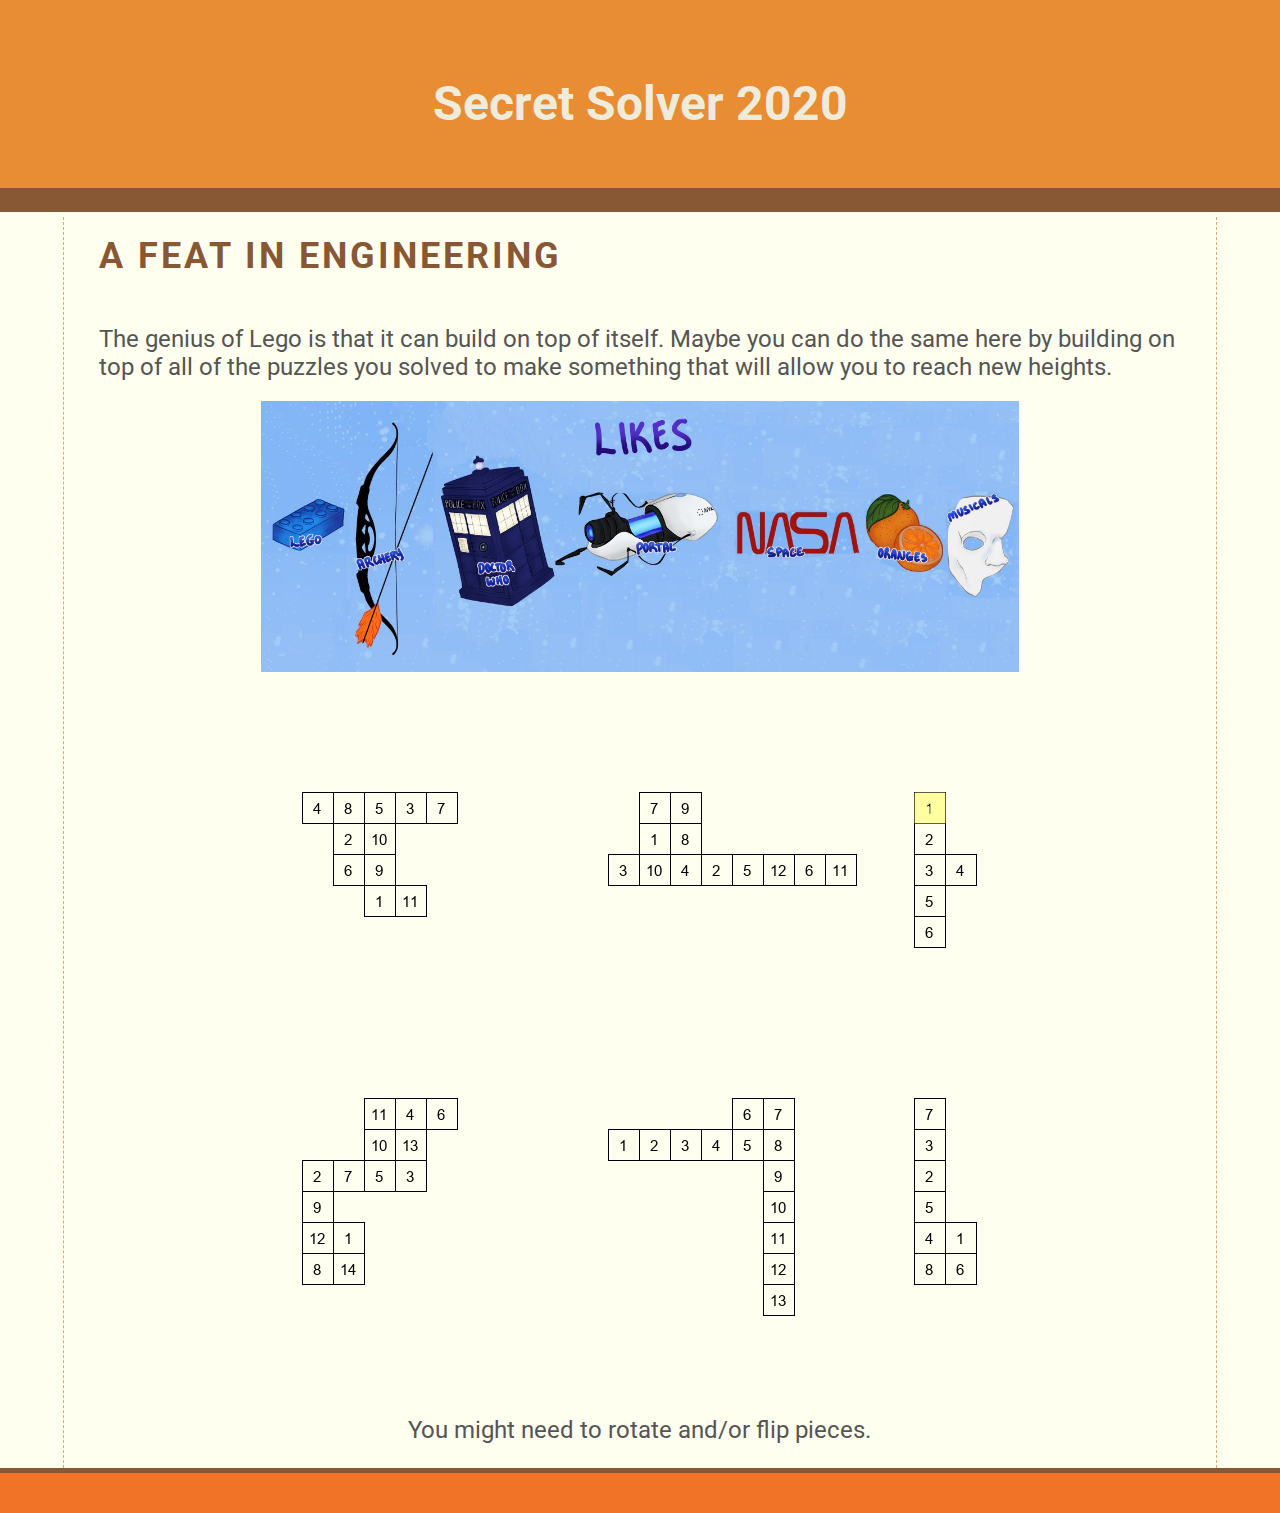
<file: index.html>
<!DOCTYPE html PUBLIC "-//W3C//DTD XHTML 1.0 Transitional//EN" "http://www.w3.org/TR/xhtml1/DTD/xhtml1-transitional.dtd">
<html xmlns="http://www.w3.org/1999/xhtml">
<head>
<link rel="preconnect" href="https://fonts.gstatic.com">
<link href="https://fonts.googleapis.com/css2?family=Roboto&display=swap" rel="stylesheet">
<title>Puzzles!</title>
<meta http-equiv="content-type" content="text/html; charset=iso-8859-1" />
<link href="style.css" rel="stylesheet" type="text/css" />
</head>
<body>
<div id="wrap">
<div id="header">
  <h1>Secret Solver 2020</h1>
</div>
<div id="topnav">
  <ul id="topnavlist">
  </ul>
</div>
<!--div id="gutter"></div-->


<div id="main">
<div id="col2">
  <h2>A Feat in Engineering</h2>

The genius of Lego is that it can build on top of itself. Maybe you can do the same here by building on top of all of the puzzles you solved to make something that will allow you to reach new heights.

<div class="center logodiv">
	<img class="logo" src="img/likes.png" usemap="#image-map">
</div>

<map name="image-map">
    <area target="" alt="" title="" href="arc.html" coords="310,461,156,30" shape="rect">
    <area target="" alt="" title="" href="doc.html" coords="321,97,516,362" shape="rect">
    <area target="" alt="" title="" href="cr.html" coords="546,159,810,310" shape="rect">
    <area target="" alt="" title="" href="quiz.html" coords="847,198,1064,277" shape="rect">
    <area target="" alt="" title="" href="blank.html" coords="1078,164,1211,303" shape="rect">
    <area target="" alt="" title="" href="wait.html" coords="1220,165,1339,346" shape="rect">
</map>

<div class="center logodiv">
	<img class="quizim" src="img/lg.png">
</div>

<div class="center">
You might need to rotate and/or flip pieces.
</div>

</div>
</div>
</div>
<div id="footer"> </div>
</body>

<script src="https://ajax.googleapis.com/ajax/libs/jquery/1.10.2/jquery.min.js"></script>
<script>;(function(a){a.fn.rwdImageMaps=function(){var c=this;var b=function(){c.each(function(){if(typeof(a(this).attr("usemap"))=="undefined"){return}var e=this,d=a(e);a("<img />").on('load',function(){var g="width",m="height",n=d.attr(g),j=d.attr(m);if(!n||!j){var o=new Image();o.src=d.attr("src");if(!n){n=o.width}if(!j){j=o.height}}var f=d.width()/100,k=d.height()/100,i=d.attr("usemap").replace("#",""),l="coords";a('map[name="'+i+'"]').find("area").each(function(){var r=a(this);if(!r.data(l)){r.data(l,r.attr(l))}var q=r.data(l).split(","),p=new Array(q.length);for(var h=0;h<p.length;++h){if(h%2===0){p[h]=parseInt(((q[h]/n)*100)*f)}else{p[h]=parseInt(((q[h]/j)*100)*k)}}r.attr(l,p.toString())})}).attr("src",d.attr("src"))})};a(window).resize(b).trigger("resize");return this}})(jQuery);</script>
<script>
$(document).ready(function(e) {
	$('img[usemap]').rwdImageMaps();
});

</script>

</html>
</file>
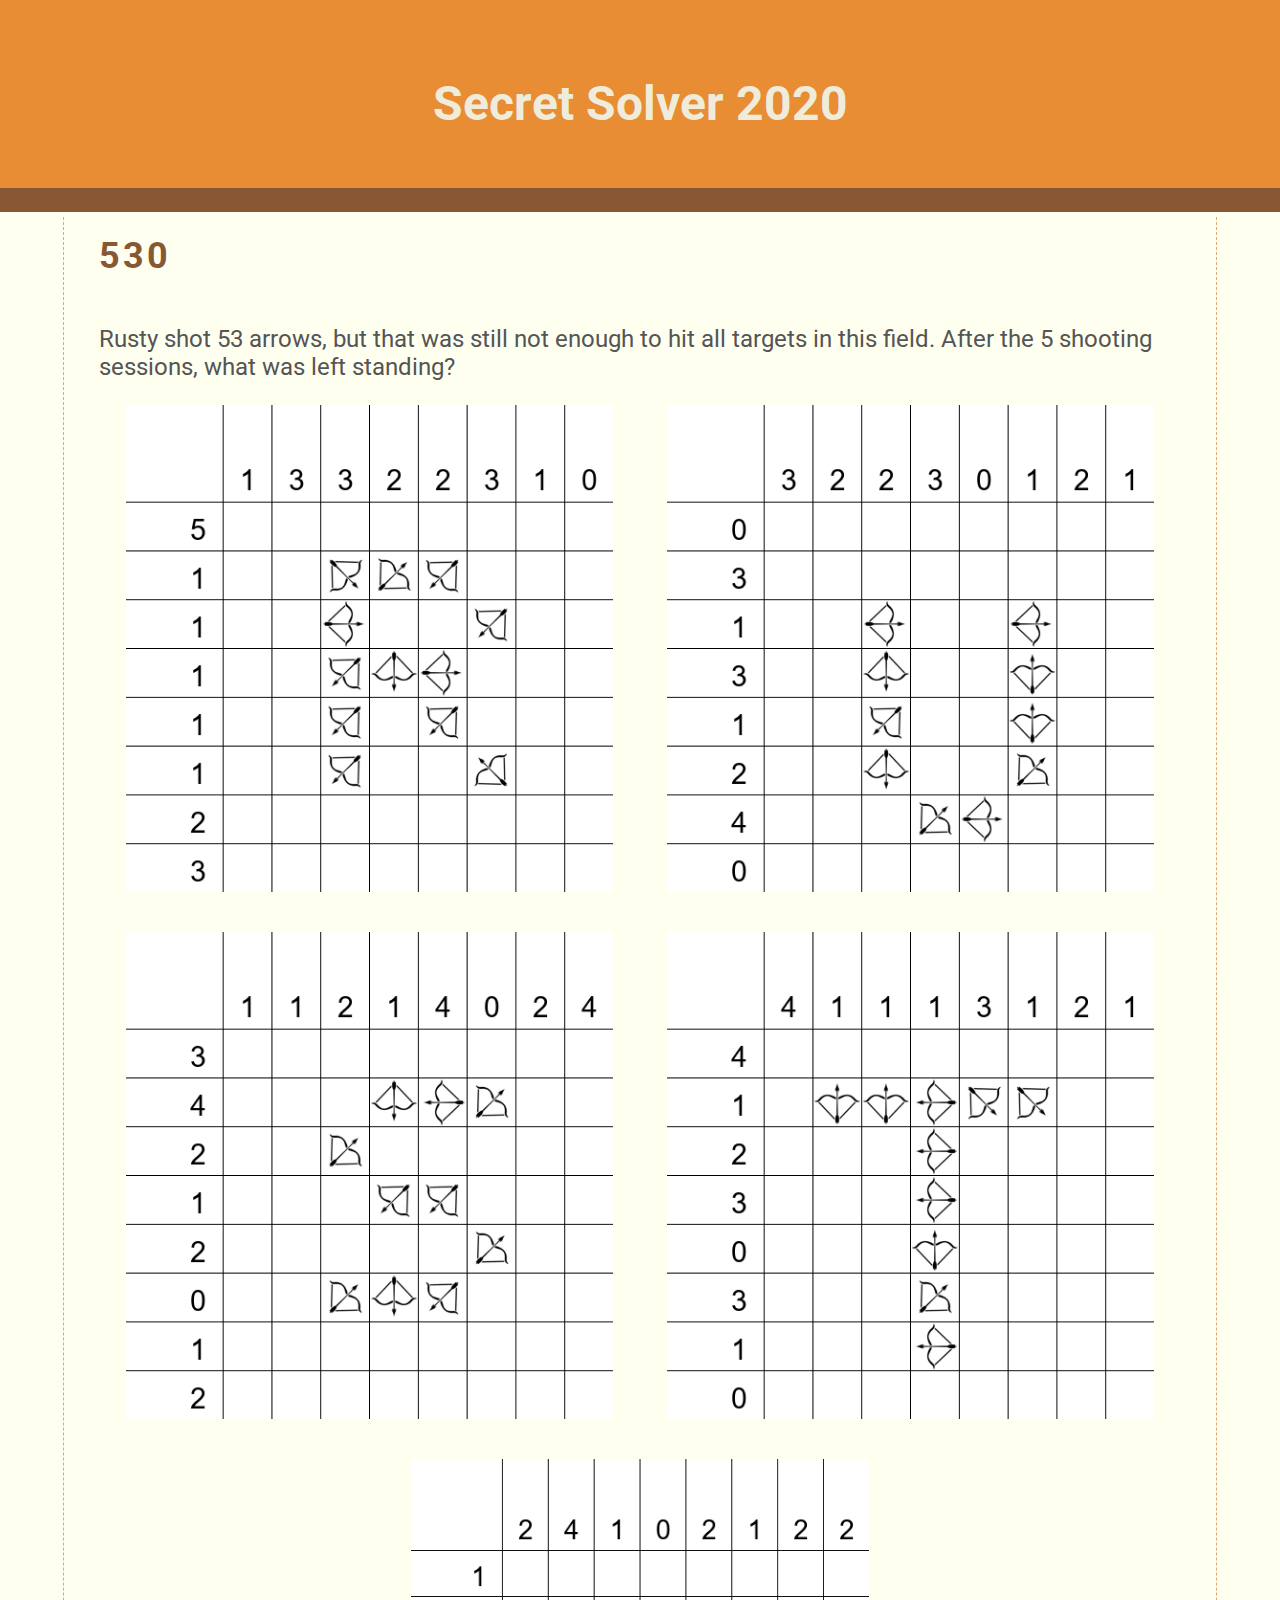
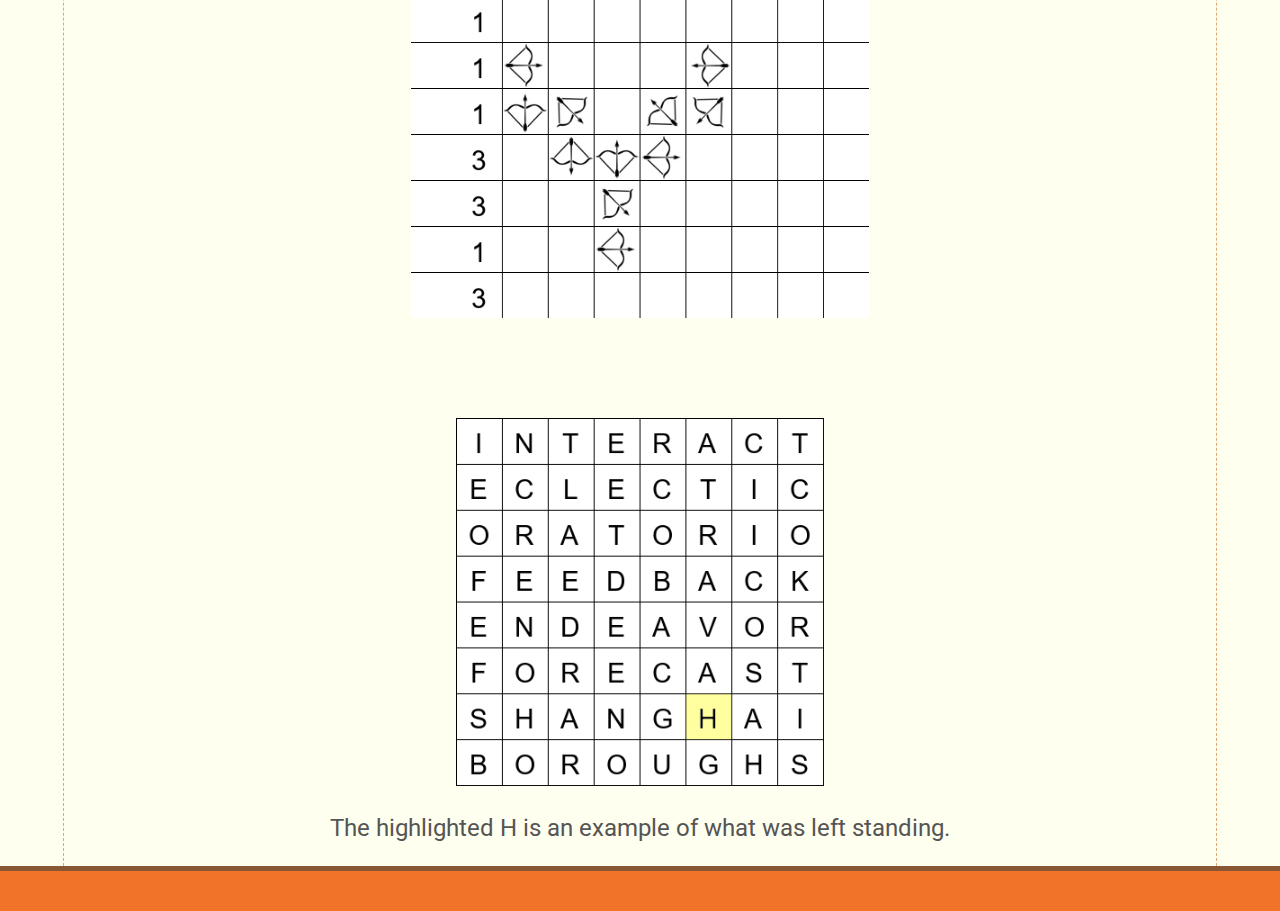
<file: arc.html>
<!DOCTYPE html PUBLIC "-//W3C//DTD XHTML 1.0 Transitional//EN" "http://www.w3.org/TR/xhtml1/DTD/xhtml1-transitional.dtd">
<html xmlns="http://www.w3.org/1999/xhtml">
<head>
<link rel="preconnect" href="https://fonts.gstatic.com">
<link href="https://fonts.googleapis.com/css2?family=Roboto&display=swap" rel="stylesheet">
<title>Puzzles!</title>
<meta http-equiv="content-type" content="text/html; charset=iso-8859-1" />
<link href="style.css" rel="stylesheet" type="text/css" />
</head>
<body>
<div id="wrap">
<div id="header">
  <h1>Secret Solver 2020</h1>
</div>
<div id="topnav">
  <ul id="topnavlist">
  </ul>
</div>
<!--div id="gutter"></div-->


<div id="main">
<div id="col2">
  <h2>530</h2>
  <p>Rusty shot 53 arrows, but that was still not enough to hit all targets in this field. After the 5 shooting sessions, what was left standing?</p>

  <div class="arcrow">
  	<div class="arccol">
  		<span class="center"><img src="img/a1.png" class="quizim" /></span>
  	</div>
  	<div class="arccol">
  		<span class="center"><img src="img/a2.png" class="quizim" /></span>
  	</div>
  </div>
  <div class="arcrow">
  	<div class="arccol">
  		<span class="center"><img src="img/a3.png" class="quizim" /></span>
  	</div>
  	<div class="arccol">
  		<span class="center"><img src="img/a4.png" class="quizim" /></span>
  	</div>
  </div>
  <div class="center arcla">
  	<span style="max-width:50%;" class="center"><img src="img/a5.png" class="quizim" /></span>
  </div>

  <div class="center">
  	<span style="max-width:50%;" class="center"><img src="img/ag.png" class="quizim" /></span>
  </div>
  <br/>
  <div class="center">
  	The highlighted H is an example of what was left standing.
  </div>

</div>
</div>
</div>
<div id="footer"> </div>
</body>
</html>
</file>
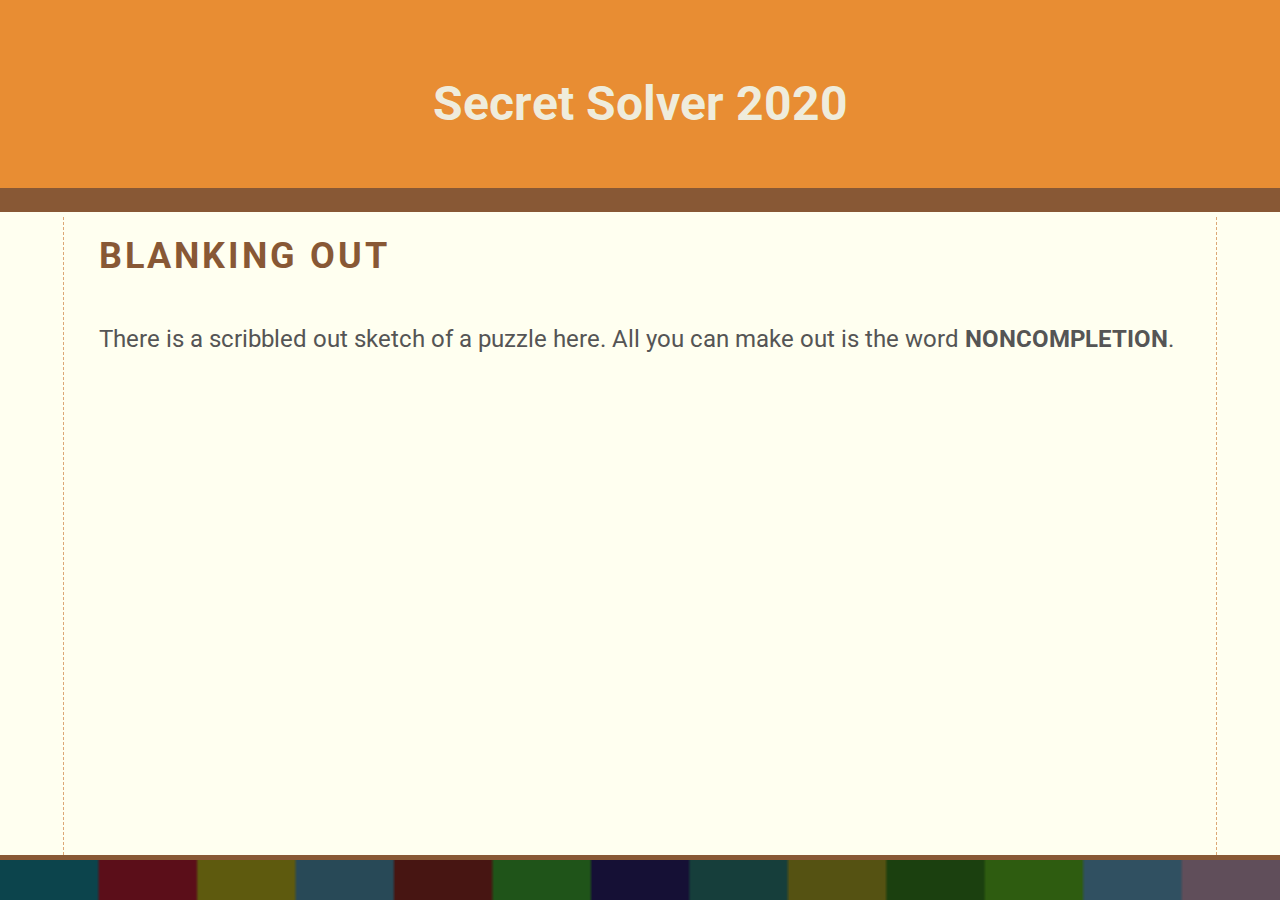
<file: blank.html>
<!DOCTYPE html PUBLIC "-//W3C//DTD XHTML 1.0 Transitional//EN" "http://www.w3.org/TR/xhtml1/DTD/xhtml1-transitional.dtd">
<html xmlns="http://www.w3.org/1999/xhtml">
<head>
<link rel="preconnect" href="https://fonts.gstatic.com">
<link href="https://fonts.googleapis.com/css2?family=Roboto&display=swap" rel="stylesheet">
<title>Puzzles!</title>
<meta http-equiv="content-type" content="text/html; charset=iso-8859-1" />
<link href="style.css" rel="stylesheet" type="text/css" />
</head>
<body>
<div id="wrap">
<div id="header">
  <h1>Secret Solver 2020</h1>
</div>
<div id="topnav">
  <ul id="topnavlist">
  </ul>
</div>
<!--div id="gutter"></div-->


<div id="main">
<div id="col2">
  <h2>Blanking out</h2>

  There is a scribbled out sketch of a puzzle here. All you can make out is the word <b>NONCOMPLETION</b>.

</div>
</div>
</div>
<div id="footerb"> </div>
</body>
</html>
</file>
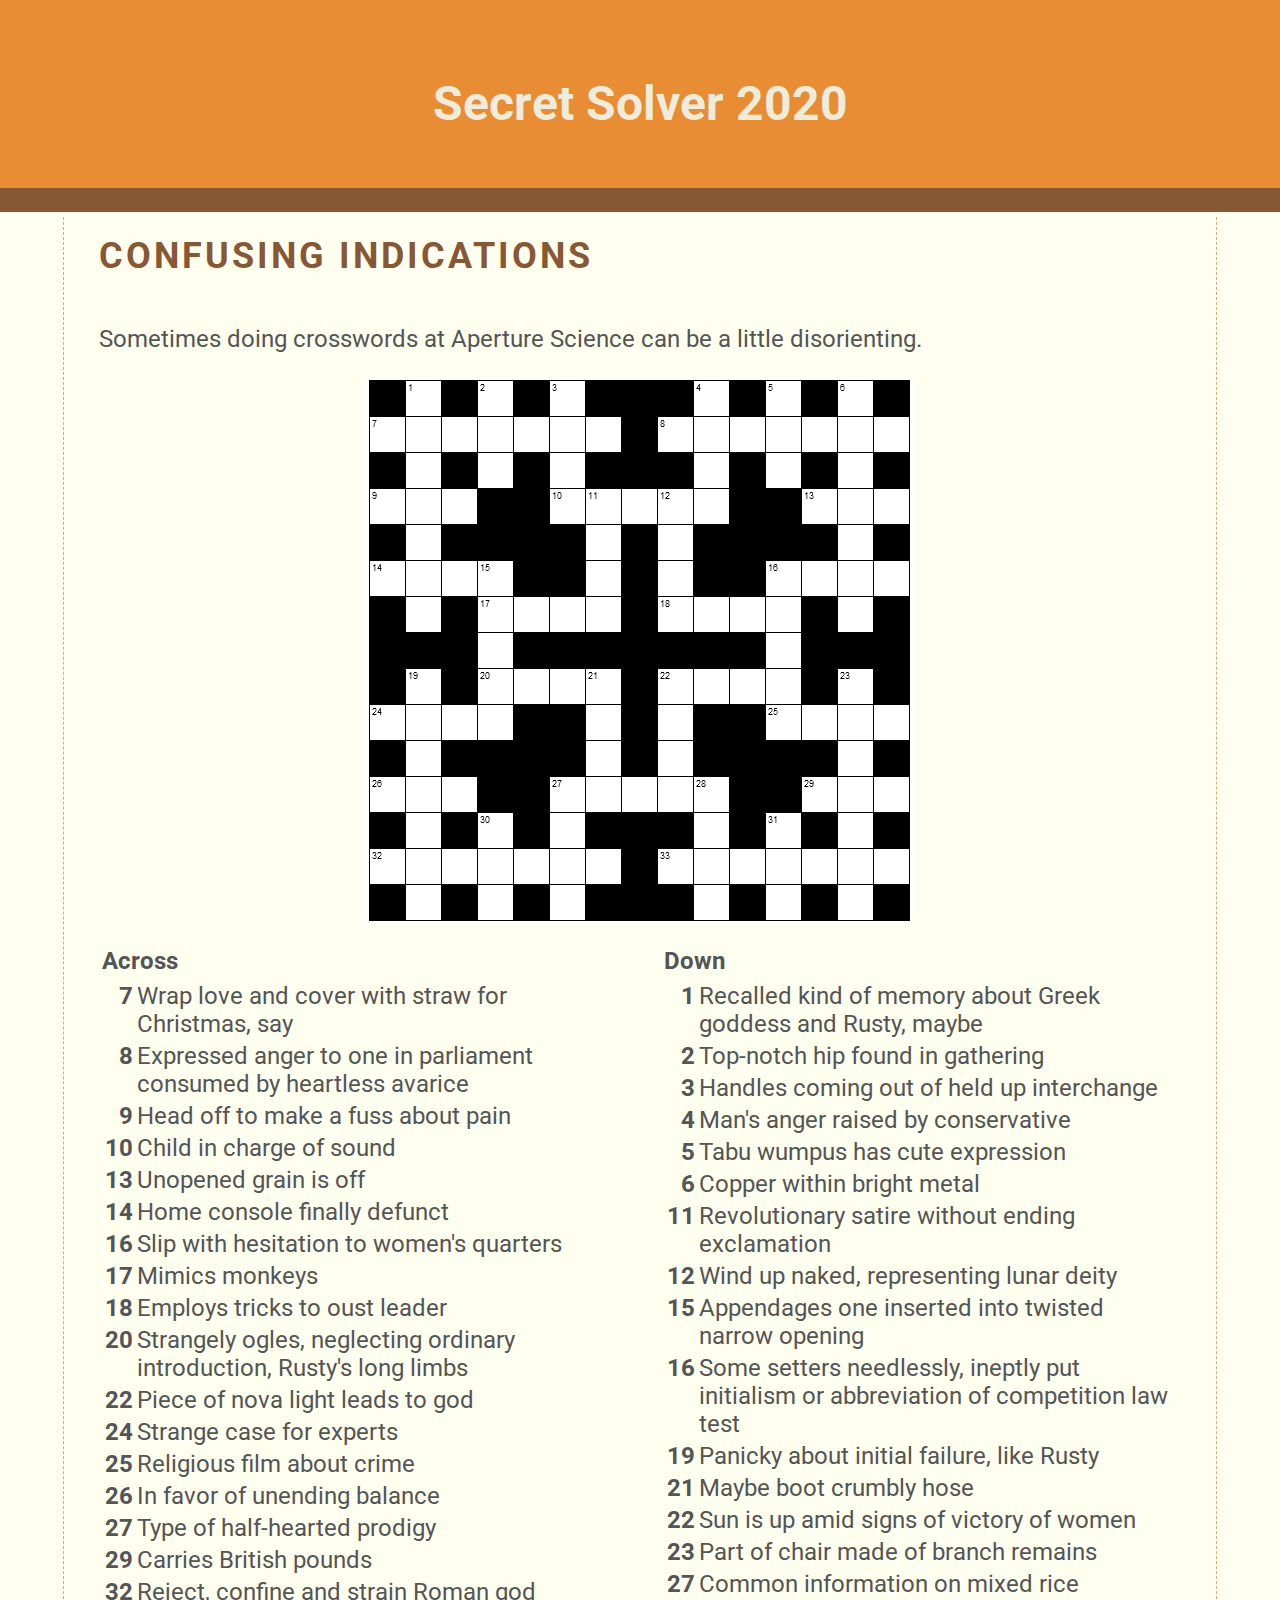
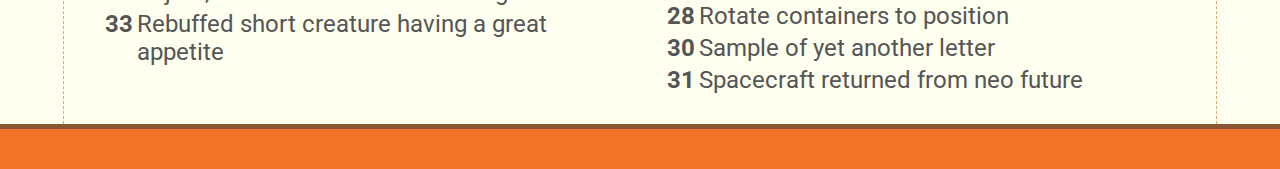
<file: cr.html>
<!DOCTYPE html PUBLIC "-//W3C//DTD XHTML 1.0 Transitional//EN" "http://www.w3.org/TR/xhtml1/DTD/xhtml1-transitional.dtd">
<html xmlns="http://www.w3.org/1999/xhtml">
<head>
<link rel="preconnect" href="https://fonts.gstatic.com">
<link href="https://fonts.googleapis.com/css2?family=Roboto&display=swap" rel="stylesheet">
<title>Puzzles!</title>
<meta http-equiv="content-type" content="text/html; charset=iso-8859-1" />
<link href="style.css" rel="stylesheet" type="text/css" />
</head>
<body>
<div id="wrap">
<div id="header">
  <h1>Secret Solver 2020</h1>
</div>
<div id="topnav">
  <ul id="topnavlist">
  </ul>
</div>
<!--div id="gutter"></div-->


<div id="main">
<div id="col2">
  <h2>Confusing Indications</h2>

  <p>Sometimes doing crosswords at Aperture Science can be a little disorienting.</p>

  <div class="center">
<img src="img/grid.png" alt="grid image">
</div>
<div class="logodiv"><table><tr>
<td width="48%"><b>Across</b></td>
<td>&nbsp;</td>
<td width="48%"><b>Down</b></td>
</tr><tr>
<td valign=top><table>
<tr><td width=0 align=right valign=top><b>7</b></td>
<td valign=top>Wrap love and cover with straw for Christmas, say</td></tr>
<tr><td width=0 align=right valign=top><b>8</b></td>
<td valign=top>Expressed anger to one in parliament consumed by heartless avarice</td></tr>
<tr><td width=0 align=right valign=top><b>9</b></td>
<td valign=top>Head off to make a fuss about pain</td></tr>
<tr><td width=0 align=right valign=top><b>10</b></td>
<td valign=top>Child in charge of sound</td></tr>
<tr><td width=0 align=right valign=top><b>13</b></td>
<td valign=top>Unopened grain is off</td></tr>
<tr><td width=0 align=right valign=top><b>14</b></td>
<td valign=top>Home console finally defunct</td></tr>
<tr><td width=0 align=right valign=top><b>16</b></td>
<td valign=top>Slip with hesitation to women's quarters</td></tr>
<tr><td width=0 align=right valign=top><b>17</b></td>
<td valign=top>Mimics monkeys</td></tr>
<tr><td width=0 align=right valign=top><b>18</b></td>
<td valign=top>Employs tricks to oust leader</td></tr>
<tr><td width=0 align=right valign=top><b>20</b></td>
<td valign=top>Strangely ogles, neglecting ordinary introduction, Rusty's long limbs</td></tr>
<tr><td width=0 align=right valign=top><b>22</b></td>
<td valign=top>Piece of nova light leads to god</td></tr>
<tr><td width=0 align=right valign=top><b>24</b></td>
<td valign=top>Strange case for experts</td></tr>
<tr><td width=0 align=right valign=top><b>25</b></td>
<td valign=top>Religious film about crime</td></tr>
<tr><td width=0 align=right valign=top><b>26</b></td>
<td valign=top>In favor of unending balance</td></tr>
<tr><td width=0 align=right valign=top><b>27</b></td>
<td valign=top>Type of half-hearted prodigy</td></tr>
<tr><td width=0 align=right valign=top><b>29</b></td>
<td valign=top>Carries British pounds</td></tr>
<tr><td width=0 align=right valign=top><b>32</b></td>
<td valign=top>Reject, confine and strain Roman god</td></tr>
<tr><td width=0 align=right valign=top><b>33</b></td>
<td valign=top>Rebuffed short creature having a great appetite</td></tr>
</table></td>
<td>&nbsp;</td>
<td valign=top><table>
<tr><td width=0 align=right valign=top><b>1</b></td>
<td valign=top>Recalled kind of memory about Greek goddess and Rusty, maybe</td></tr>
<tr><td width=0 align=right valign=top><b>2</b></td>
<td valign=top>Top-notch hip found in gathering</td></tr>
<tr><td width=0 align=right valign=top><b>3</b></td>
<td valign=top>Handles coming out of held up interchange</td></tr>
<tr><td width=0 align=right valign=top><b>4</b></td>
<td valign=top>Man's anger raised by conservative</td></tr>
<tr><td width=0 align=right valign=top><b>5</b></td>
<td valign=top>Tabu wumpus has cute expression</td></tr>
<tr><td width=0 align=right valign=top><b>6</b></td>
<td valign=top>Copper within bright metal</td></tr>
<tr><td width=0 align=right valign=top><b>11</b></td>
<td valign=top>Revolutionary satire without ending exclamation</td></tr>
<tr><td width=0 align=right valign=top><b>12</b></td>
<td valign=top>Wind up naked, representing lunar deity</td></tr>
<tr><td width=0 align=right valign=top><b>15</b></td>
<td valign=top>Appendages one inserted into twisted narrow opening</td></tr>
<tr><td width=0 align=right valign=top><b>16</b></td>
<td valign=top>Some setters needlessly, ineptly put initialism or abbreviation of competition law test</td></tr>
<tr><td width=0 align=right valign=top><b>19</b></td>
<td valign=top>Panicky about initial failure, like Rusty</td></tr>
<tr><td width=0 align=right valign=top><b>21</b></td>
<td valign=top>Maybe boot crumbly hose</td></tr>
<tr><td width=0 align=right valign=top><b>22</b></td>
<td valign=top>Sun is up amid signs of victory of women</td></tr>
<tr><td width=0 align=right valign=top><b>23</b></td>
<td valign=top>Part of chair made of branch remains</td></tr>
<tr><td width=0 align=right valign=top><b>27</b></td>
<td valign=top>Common information on mixed rice</td></tr>
<tr><td width=0 align=right valign=top><b>28</b></td>
<td valign=top>Rotate containers to position</td></tr>
<tr><td width=0 align=right valign=top><b>30</b></td>
<td valign=top>Sample of yet another letter</td></tr>
<tr><td width=0 align=right valign=top><b>31</b></td>
<td valign=top>Spacecraft returned from neo future</td></tr>
</table></td>
</tr>
</table></div>

</div>
</div>
</div>
<div id="footer"> </div>
</body>
</html>
</file>
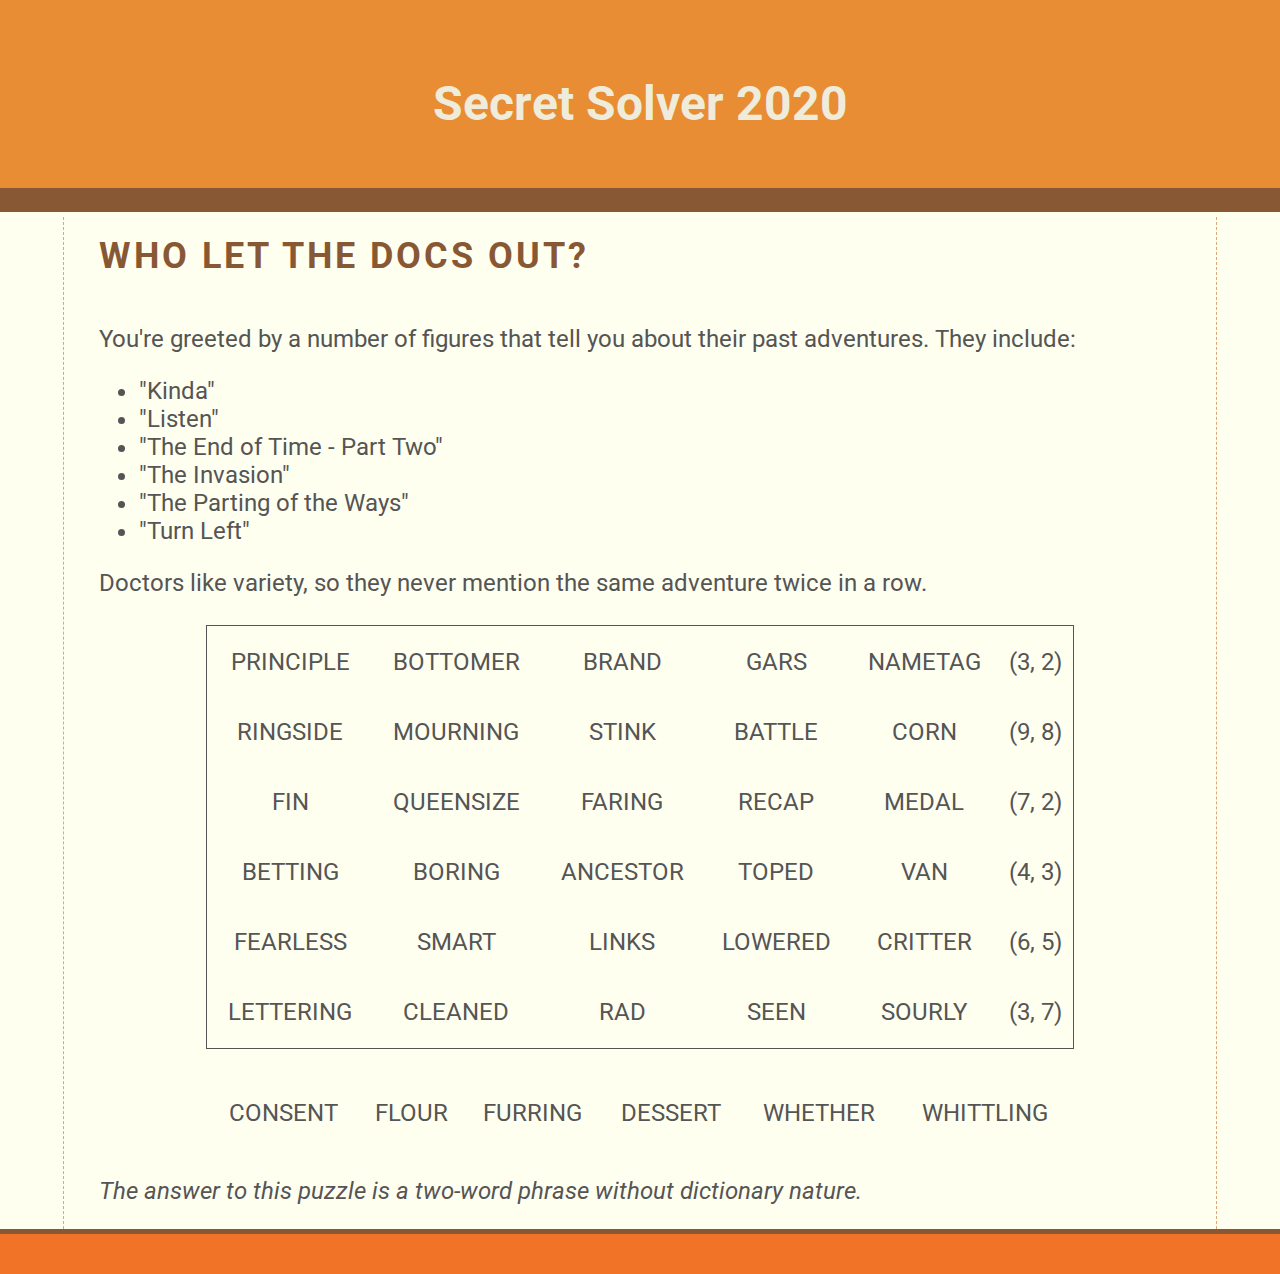
<file: doc.html>
<!DOCTYPE html PUBLIC "-//W3C//DTD XHTML 1.0 Transitional//EN" "http://www.w3.org/TR/xhtml1/DTD/xhtml1-transitional.dtd">
<html xmlns="http://www.w3.org/1999/xhtml">
<head>
  <style>

tbody {
  display: table;
  border: 1px solid;
  width: 80%;
}

tr {
  display: table-row;
  width: 80%;
}

td {
  display: table-cell;
  margin: 5%;
  padding-top: 20px;
  padding-bottom: 20px;
}

  </style>
<link rel="preconnect" href="https://fonts.gstatic.com">
<link href="https://fonts.googleapis.com/css2?family=Roboto&display=swap" rel="stylesheet">
<title>Puzzles!</title>
<meta http-equiv="content-type" content="text/html; charset=iso-8859-1" />
<link href="style.css" rel="stylesheet" type="text/css" />
</head>
<body>
<div id="wrap">
<div id="header">
  <h1>Secret Solver 2020</h1>
</div>
<div id="topnav">
  <ul id="topnavlist">
  </ul>
</div>
<!--div id="gutter"></div-->


<div id="main">
<div id="col2">
  <h2>Who Let the Docs out?</h2>

  <p>You're greeted by a number of figures that tell you about their past adventures. They include:</p>

  <ul>
    <li>"Kinda"</li>
    <li>"Listen"</li>
    <li>"The End of Time - Part Two"</li>
    <li>"The Invasion"</li>
    <li>"The Parting of the Ways"</li>
    <li>"Turn Left"</li>
  </ul>

  Doctors like variety, so they never mention the same adventure twice in a row.<br/>

<br/>
<table class="center" style="text-align: center">
<tbody>
  <tr>
    <td>PRINCIPLE</td>
    <td>BOTTOMER</td>
    <td>BRAND</td>
    <td>GARS</td>
    <td>NAMETAG</td>
    <td>(3, 2)</td>
  </tr>
  <tr>
    <td>RINGSIDE</td>
    <td>MOURNING</td>
    <td>STINK</td>
    <td>BATTLE</td>
    <td>CORN</td>
    <td>(9, 8)</td>
  </tr>
  <tr>
    <td>FIN</td>
    <td>QUEENSIZE</td>
    <td>FARING</td>
    <td>RECAP</td>
    <td>MEDAL</td>
    <td>(7, 2)</td>
  </tr>
  <tr>
    <td>BETTING</td>
    <td>BORING</td>
    <td>ANCESTOR</td>
    <td>TOPED</td>
    <td>VAN</td>
    <td>(4, 3)</td>
  </tr>
  <tr>
    <td>FEARLESS</td>
    <td>SMART</td>
    <td>LINKS</td>
    <td>LOWERED</td>
    <td>CRITTER</td>
    <td>(6, 5)</td>
  </tr>
  <tr>
    <td>LETTERING</td>
    <td>CLEANED</td>
    <td>RAD</td>
    <td>SEEN</td>
    <td>SOURLY</td>
    <td>(3, 7)</td>
  </tr>
</tbody>
</table>

<br/>

<table class="center" style="text-align: center">
  <tbody style="border: none;">
    <tr>
      <td>CONSENT</td>
      <td>FLOUR</td>
      <td>FURRING</td>
      <td>DESSERT</td>
      <td>WHETHER</td>
      <td>WHITTLING</td>
    </tr>
  </tbody>
</table>
<br/>
<i>The answer to this puzzle is a two-word phrase without dictionary nature.</i>

</div>
</div>
</div>
<div id="footer"> </div>
</body>
</html>
</file>
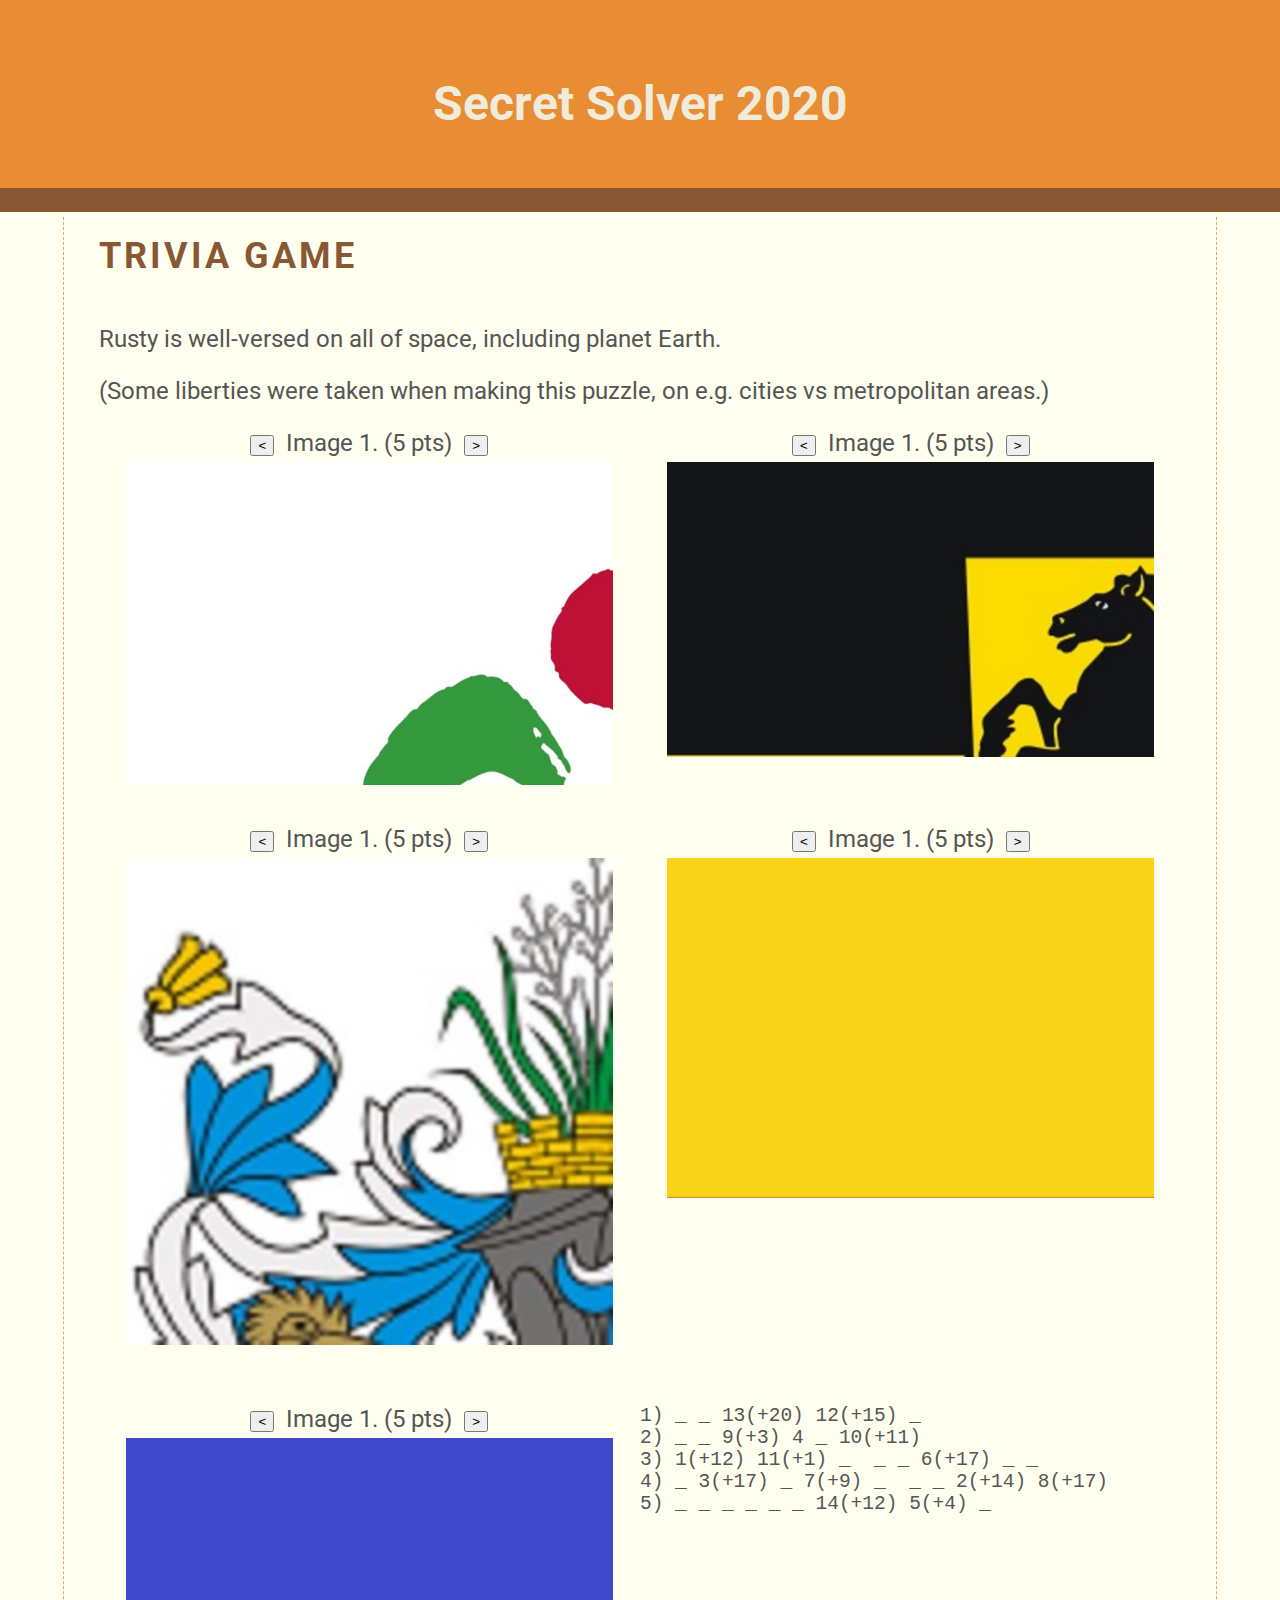
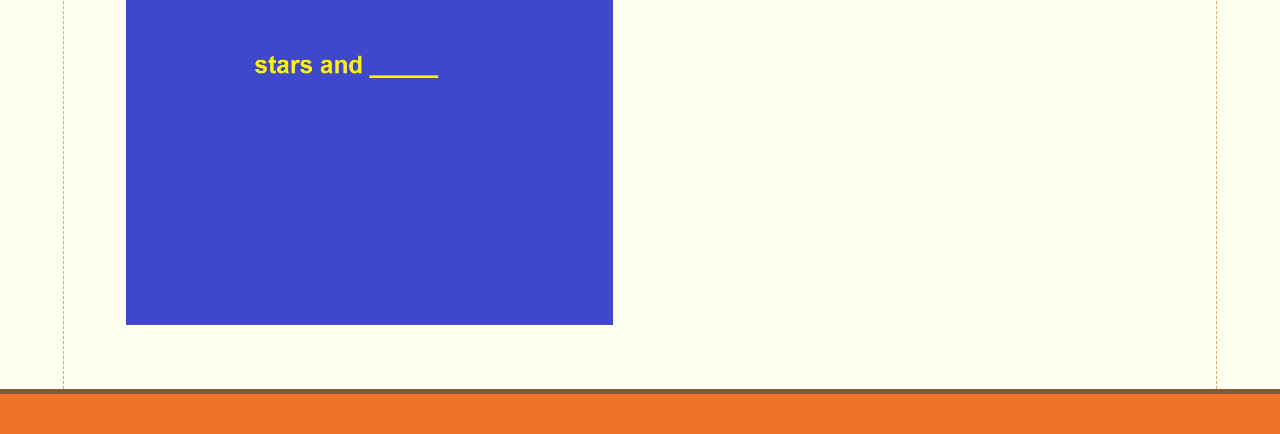
<file: quiz.html>
<!DOCTYPE html PUBLIC "-//W3C//DTD XHTML 1.0 Transitional//EN" "http://www.w3.org/TR/xhtml1/DTD/xhtml1-transitional.dtd">
<html xmlns="http://www.w3.org/1999/xhtml">
<head>
<link rel="preconnect" href="https://fonts.gstatic.com">
<link href="https://fonts.googleapis.com/css2?family=Roboto&display=swap" rel="stylesheet">
<title>Puzzles!</title>
<meta http-equiv="content-type" content="text/html; charset=iso-8859-1" />
<link href="style.css" rel="stylesheet" type="text/css" />
</head>
<body>
<div id="wrap">
<div id="header">
  <h1>Secret Solver 2020</h1>
</div>
<div id="topnav">
  <ul id="topnavlist">
  </ul>
</div>


<div id="main">
<div id="col2">
  <h2>Trivia Game</h2>

  <p>Rusty is well-versed on all of space, including planet Earth. </p>

  <p>(Some liberties were taken when making this puzzle, on e.g. cities vs metropolitan areas.)</p>

  <div class="quizrow">
	  <div class="quizcol">
		  <div class="center">
		  	<input class="left-button" type="button" value="<" id="left05" />
		  	&nbsp;&nbsp;
		  	<div id="cit05_text" class="gallerylabel">Image 1. (5 pts)</div>
		  	&nbsp;&nbsp;
		  	<input class="right-button" type="button" value=">" id="right05" />
		  	</span>
		  </div>
		  	
		  <div class="center">
		  	<img id="cit05_image" class="quizim" src="img/c/c51.jpg" />
		  </div>
	  </div>

  <div class="quizcol">
	  <div class="center">
	  	<input class="left-button" type="button" value="<" id="left04" />
	  	&nbsp;&nbsp;
	  	<div id="cit04_text" class="gallerylabel">Image 1. (5 pts)</div>
	  	&nbsp;&nbsp;
	  	<input class="right-button" type="button" value=">" id="right04" />
	  	</span>
	  </div>
	  	
	  <div class="center">
	  	<img id="cit04_image" class="quizim" src="img/c/c41.jpg" />
	  </div>
  </div>
  </div>

  <div class="quizrow">
  <div class="quizcol">
	  <div class="center">
	  	<input class="left-button" type="button" value="<" id="left03" />
	  	&nbsp;&nbsp;
	  	<div id="cit03_text" class="gallerylabel">Image 1. (5 pts)</div>
	  	&nbsp;&nbsp;
	  	<input class="right-button" type="button" value=">" id="right03" />
	  	</span>
	  </div>
	  	
	  <div class="center">
	  	<img id="cit03_image" class="quizim" src="img/c/c31.jpg" />
	  </div>
  </div>

  <div class="quizcol">
	  <div class="center">
	  	<input class="left-button" type="button" value="<" id="left02" />
	  	&nbsp;&nbsp;
	  	<div id="cit02_text" class="gallerylabel">Image 1. (5 pts)</div>
	  	&nbsp;&nbsp;
	  	<input class="right-button" type="button" value=">" id="right02" />
	  	</span>
	  </div>
	  	
	  <div class="center">
	  	<img id="cit02_image" class="quizim" src="img/c/c21.jpg" />
	  </div>
  </div>
</div>

<div class="quizrow">
  <div class="quizcol">
	  <div class="center">
	  	<input class="left-button" type="button" value="<" id="left01" />
	  	&nbsp;&nbsp;
	  	<div id="cit01_text" class="gallerylabel">Image 1. (5 pts)</div>
	  	&nbsp;&nbsp;
	  	<input class="right-button" type="button" value=">" id="right01" />
	  	</span>
	  </div>
	  	
	  <div class="center">
	  	<img id="cit01_image" class="quizim" src="img/c/c11.jpg" />
	  </div>
  </div>

<div class="quizrow">
<pre>1) _ _ 13(+20) 12(+15) _
2) _ _ 9(+3) 4 _ 10(+11)
3) 1(+12) 11(+1) _  _ _ 6(+17) _ _
4) _ 3(+17) _ 7(+9) _  _ _ 2(+14) 8(+17)
5) _ _ _ _ _ _ 14(+12) 5(+4) _</pre>
</div>

</div>
</div>
</div>
<div id="footer"> </div>
</body>

<script>

function rotate_image() {
	var who = this.id;
	var idx = who.substr(who.length - 2, 2);

	var img_el = document.getElementById("cit" + idx + "_image");

	var cur_img = parseInt( img_el.src[img_el.src.length - 5] );
	if (who.startsWith("right")) cur_img = cur_img + 1;
	else cur_img = cur_img - 1;

	if (cur_img >= 1 && cur_img <= 5) {
		img_el.src = img_el.src.substr(0, img_el.src.length - 5) + cur_img + img_el.src.substr(img_el.src.length - 4);

		document.getElementById("cit" + idx + "_text").innerHTML = "Image " + cur_img + ". (" + (6 - cur_img) + " points)";
	}
}

for (var i = 1; i <= 5; i++) {
	document.getElementById("left0" + i).onclick = rotate_image;
	document.getElementById("right0" + i).onclick = rotate_image;
}
</script>
</html>
</file>
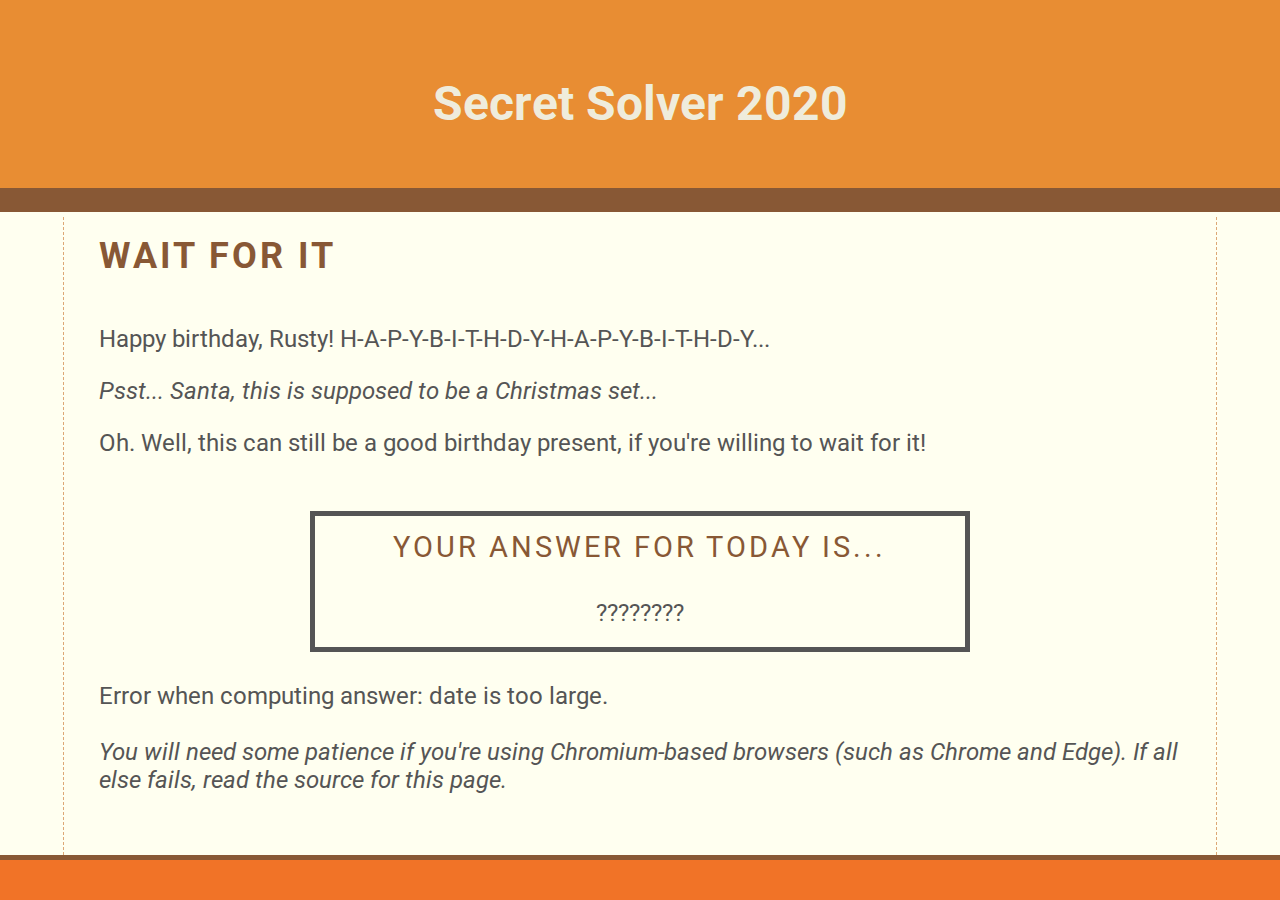
<file: wait.html>
<!DOCTYPE html PUBLIC "-//W3C//DTD XHTML 1.0 Transitional//EN" "http://www.w3.org/TR/xhtml1/DTD/xhtml1-transitional.dtd">
<html xmlns="http://www.w3.org/1999/xhtml">
<head>
<link rel="preconnect" href="https://fonts.gstatic.com">
<link href="https://fonts.googleapis.com/css2?family=Roboto&display=swap" rel="stylesheet">
<title>Puzzles!</title>
<meta http-equiv="content-type" content="text/html; charset=iso-8859-1" />
<link href="style.css" rel="stylesheet" type="text/css" />
</head>
<body>
<div id="wrap">
<div id="header">
  <h1>Secret Solver 2020</h1>
</div>
<div id="topnav">
  <ul id="topnavlist">
  </ul>
</div>
<!--div id="gutter"></div-->


<div id="main">
<div id="col2">
  <h2>Wait For It</h2>

  <p>Happy birthday, Rusty! H-A-P-Y-B-I-T-H-D-Y-H-A-P-Y-B-I-T-H-D-Y...</p>
  <p><i>Psst... Santa, this is supposed to be a Christmas set...</i></p>
  <p>Oh. Well, this can still be a good birthday present, if you're willing to wait for it!</p>

  <div class="center">
	  <div class="waitbox">
	  	<div class="almosth2">Your answer for today is...</div>
	  	<div id="waitanswer">????????</div>
	  </div>
	</div>

<div id="counter">(You should have javascript enabled to look at this puzzle.)</div>

<br/>
<i>You will need some patience if you're using Chromium-based browsers (such as Chrome and Edge). If all else fails, read the source for this page.</i>
<!--
Dec 05 2020: EYWWIITW (0 days since the start of the puzzle)
Dec 06 2020: LMOHNFIH (1 days since the start of the puzzle)
Dec 07 2020: MAAESTAR (2 days since the start of the puzzle)
Dec 08 2020: HDAILHWH (3 days since the start of the puzzle)
Dec 09 2020: ASAWEWTA (4 days since the start of the puzzle)
Dec 10 2020: BYHAEOIS (5 days since the start of the puzzle)
Dec 11 2020: XRNJPRRT (6 days since the start of the puzzle)
Dec 12 2020: WAEUHLOH (7 days since the start of the puzzle)
Dec 13 2020: HSVSEIFS (8 days since the start of the puzzle)
Dec 14 2020: YERASSTT (9 days since the start of the puzzle)
Dec 15 2020: ZBAKAGIA (10 days since the start of the puzzle)
Dec 16 2020: OOGINOAR (11 days since the start of the puzzle)
Dec 17 2020: USIEGNWL (12 days since the start of the puzzle)
Dec 18 2020: LUNVTATI (13 days since the start of the puzzle)
Dec 19 2020: AIWEOEIG (14 days since the start of the puzzle)
Dec 20 2020: NYLYMNRH (15 days since the start of the puzzle)
Dec 21 2020: TSLTETOT (16 days since the start of the puzzle)
Dec 22 2020: YTSHIOFG (17 days since the start of the puzzle)
Dec 23 2020: LAENNMTO (18 days since the start of the puzzle)
Dec 24 2020: UMGGDOIN (19 days since the start of the puzzle)
Dec 25 2020: HIEIRRAD (20 days since the start of the puzzle)
Dec 26 2020: AKTIEOWA (21 days since the start of the puzzle)
Dec 27 2020: SGHDAWTR (22 days since the start of the puzzle)
Dec 28 2020: ENEWMWIK (23 days since the start of the puzzle)
Dec 29 2020: SEESSLRI (24 days since the start of the puzzle)
Dec 30 2020: TMSTHLOS (25 days since the start of the puzzle)
Dec 31 2020: XITOEOFT (26 days since the start of the puzzle)
Jan 01 2021: YDFECWTH (27 days since the start of the puzzle)
Jan 02 2021: EZMLANID (28 days since the start of the puzzle)
Jan 03 2021: DZEIMGAA (29 days since the start of the puzzle)-->

</div>
</div>
</div>
<div id="footer"> </div>
</body>


 <script src="wait.js"></script> 
</html>
</file>
<file: style.css>
body {
margin : 0;
padding : 0;
/*font : 75% helvetica, "Trebuchet MS", arial, sans-serif;*/
font-family: 'Roboto', sans-serif;
background : #fffff0;
font-size: 150%;
/*line-height : 1.7em;*/
color : #555;
}
			/*TOP BANNER*/
#header {
height : 188px;
margin-top : 0;
padding : 0;
background : #e88d33 /*url(img/banner.jpg) no-repeat*/;
color : #555;
}
			/*TOP NAVIGATION*/
#topnav ul {
padding : 0.5em 0;
margin : 0 0 5px 0;
list-style-type : none;
background : #885835;
color : #fff;
text-align : center;
font-weight : bold;
}
#topnav li {
display : inline;
}
#topnav li a, #topnav a:visited {
text-decoration : none;
background : #885835;
color : #fff;
padding : 0.6em 1.3em;
border-right : 1px solid #fff;
}
#topnav a:link.active, #topnav a:visited.active, #topnav a:hover {
text-decoration : none;
background : #f17327;
color : #000;
}
			/*3 COLUMNS*/
#gutter {
float : left;
width : 3%;
height : 1px;
}
#col1 {
float : left;
width : 15%;
margin-bottom : 1em;
padding-right : 1%;
}
#col2 {
float : left;
width : 94%;
margin-right: auto;
margin-left : auto; /*2%;*/
margin-bottom : 1em;
padding-right : 3%;
padding-left : 3%;
}
#col3 {
float : left;
width : 18%;
margin-left : 3%;
margin-bottom : 1em;
}
			/*RIGHT NAVIGATION*/
#navcontainer ul {
margin : 0;
padding : 0;
list-style-type : none;
background : #fffff0;
color : #666;
}
#navcontainer ul li a {
padding : 20px;
color : #885835;
background : transparent url(img/list-off-orange.gif) no-repeat left center;
text-align : left;
font : 12px "Lucida Grande", "Lucida Sans Unicode", lucida, sans-serif;
text-decoration : none;
}
#navcontainer ul li a:hover {
color : #f17327;
background : transparent url(img/list-on-orange.gif) no-repeat left center;
}
#navcontainer ul li a#current {
background : transparent url(img/list-active.gif) no-repeat left center;
color : #000;
}
			/*FOOTER*/



html,
body {
  height: 100%;
}

#wrap {
  min-height: 100%;
  display: flex;
  flex-direction: column;
}

#main {
  flex: 1;
  padding-bottom: 45px;
  /*height:100%;*/
  width:90%;
  margin-left: auto;
  margin-right: auto;
  border-left : 1px dashed #dda875;
  border-right : 1px dashed #dda875;
  /* must be same height as the footer */
}


/* Opera Fix thanks to Maleika (Kohoutec) */

body:before {
  content: "";
  height: 100%;
  float: left;
  width: 0;
  margin-top: -32767px;
  /* thank you Erik J - negate effect of float*/
}

#footer {
position: relative;
margin-top: -45px;
  /* negative value of footer height */
clear : both;
height : 40px;
background : #f17327;
border-top : 5px solid #885835;
color : #000;
/*padding : 0.2em 0 0 0.5em;*/
text-align : left;
}
#footerb {
position: relative;
margin-top: -45px;
  /* negative value of footer height */
clear : both;
height : 40px;
background : url("img/o.png");
background-size: cover;
border-top : 5px solid #885835;
color : #000;
/*padding : 0.2em 0 0 0.5em;*/
text-align : left;
}
#footer a {
color : #fff;
background : inherit;
}
#footer a:hover {
color : #000;
background : inherit;
}
			/*TYPOGRAPHY*/
h1 {
margin : 0;
padding-top : 75px;
text-align : center;
font-size : 2em;
color : #efecdc;
background : inherit;
}
h2 {
margin-top : 0;
padding-top : 0.5em;
padding-bottom : 0.5em;
text-transform : uppercase;
letter-spacing : 3px;
font-size : 1.5em;
color : #885835;
background : inherit;
}
h3 {
margin-top : 0;
font-size : 0.75em;
text-align : center;
color : #666;
background : inherit;
}
blockquote {
font-weight : bold;
font-style : italic;
color : #b29b35;
}
			/*LINKS*/
a {
text-decoration : none;
color : #006699;
background : inherit;
}
a:hover {
text-decoration : underline;
color : #444;
background : inherit;
}
a img {
border : 0;
}
			/*IMAGES*/
.myimage {
float : left;
padding : 10px;
border : 1px solid #aaa;
margin-right : 10px;
}
.myimage2 {
float : right;
padding : 10px;
border : 1px solid #aaa;
margin-left : 10px;
}

.center {
  display: flex;
  justify-content: center;
  align-items: center;
}

.quizim {
  max-width: 90%;
}

.logo {
  max-width: 70%;
}

.logodiv {
  margin-top: 20px;
}

.gallerylabel {
  margin-bottom:5px;
}

.quizcol {
  float: left;
  width: 50%;
  padding-bottom:40px;
}

.quizrow:after {
  content: "";
  display: table;
  clear: both;
}

.arccol {
  float: left;
  width: 50%;
  padding-bottom:40px;
}

.arcrow:after {
  content: "";
  display: table;
  clear: both;
}

.arcla {
  margin-bottom:100px;
}

.waitbox {
  margin-top: 30px;
  margin-bottom: 30px;
  width:60%;
  border: 5px solid;
}

.almosth2 {
margin-top : 0;
padding-top : 0.5em;
padding-bottom : 0.5em;
text-transform : uppercase;
letter-spacing : 3px;
font-size : 1.2em;
color : #885835;
background : inherit;
text-align: center;
}

#waitanswer {
  font-size:2.1;
  margin-top: 20px;
  margin-bottom:20px;
  text-align: center;
}

/*.center {
  display: block;
  margin-left: auto;
  margin-right: auto;
  width: 50%;
}*/
</file>
